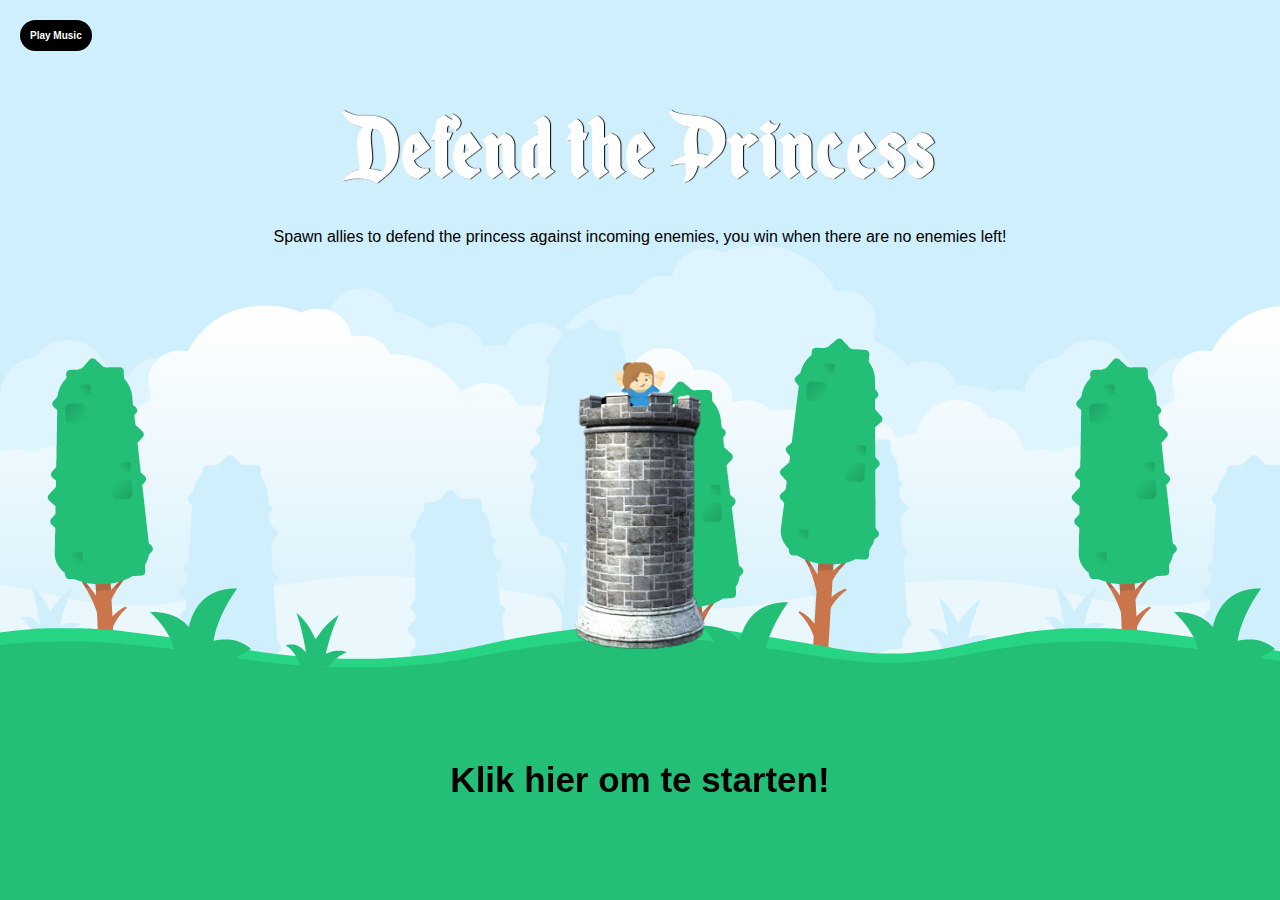
<file: projects/passion-game/index.html>
<!DOCTYPE html>
<html lang="en">
<head>
    <meta charset="UTF-8">
    <meta name="viewport" content="width=device-width, initial-scale=1.0">
    <title>Defend the Princess</title>
    <link rel="stylesheet" href="style.css">
    <link rel="shortcut icon" type="image/png" href="female_cheer1.png"/>
</head>
<body>
    <button id="settings" onclick="playMusic()">Play Music</button>
    <h5>Defend the Princess</h5>
    <div>
        <p style="text-align: center;">Spawn allies to defend the princess against incoming enemies, you win when there are no enemies left!</p>
    </div>
    <img src="tower.png" id="homescreen-tower" alt="">
    <div id="button-wrapper">
        <button id="start-button" onclick="startGame()">Klik hier om te starten!</button>
    </div>
    <script src="app2.js"></script>
</body>
</html>
</file>
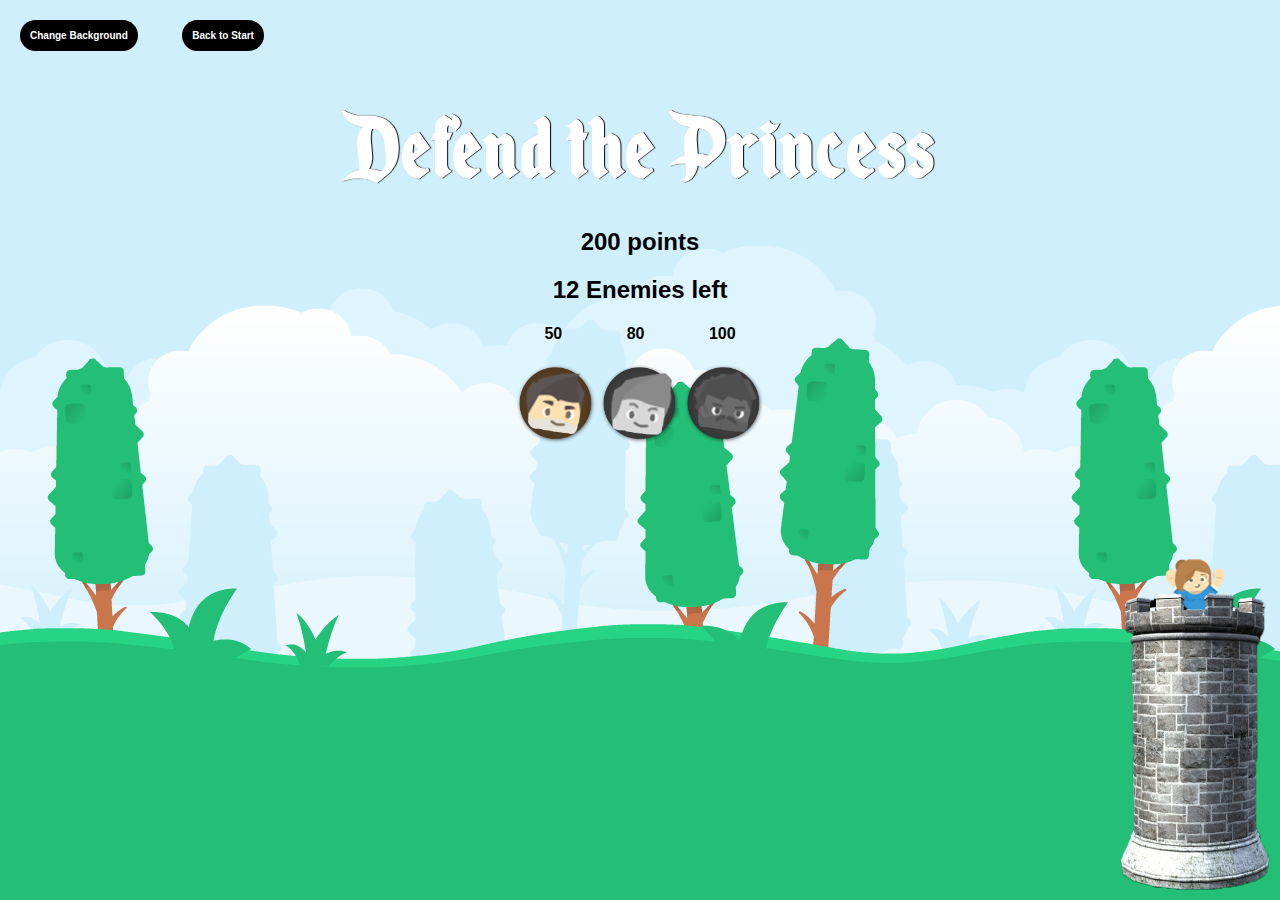
<file: projects/passion-game/game.html>
<!DOCTYPE html>
<html lang="en">
<head>
    <meta charset="UTF-8">
    <meta name="viewport" content="width=device-width, initial-scale=1.0">
    <title>Defend the Princess</title>
    <link rel="stylesheet" href="style.css">
    <link rel="shortcut icon" type="image/png" href="female_cheer1.png"/>
</head>
<body>
    <button id="settings" onclick="changeBackground()">Change Background</button>
    <button id="settings" onclick="backToStart()">Back to Start</button>
    <h1>Defend the Princess</h1>
    <h2 id="points"></h2>
    <h2 id="enemy-counter"></h2> 
    <div id="text-wrapper">
        <h4>50 80 100</h4>
    </div>
    <div id="unit-wrapper">
        <img src="ally1.png" alt="" onclick="spawnAlly()" class="button">
        <img src="ally2_greyed.png" alt="" onclick="" class="button">
        <img src="ally3_greyed.png" alt="" onclick="" class="button">
    </div>
    <!-- <h2>Press S to start the game.</h2> -->
    <main>
        <img src="tower.png" alt="" id="tower">
    </main>
    <script src="app.js"></script>
</body>
</html>
</file>
<file: projects/passion-game/style.css>
body {
    margin: 0;
    overflow: hidden;
    background-image: url(bg2.png);
    font-family: 'Roboto', sans-serif;  
}

@font-face {
    font-family: "dragonfire";
    src: url(Enchanted\ Land.otf);
}

/* Roboto font import */
@import url('https://fonts.googleapis.com/css2?family=Roboto:wght@900&display=swap');

.button {
    width: 80px;
    height: auto;
    border-radius: 50%;
}

#button-wrapper {
    display: flex;
    justify-content: center;
    align-items: center;
}

#start-button {
    position: fixed;
    bottom: 90px;
    border: none;
    padding: 10px;
    background: none;
    font-size: 35px;
    outline: none;
    font-weight: bold;
    text-align: center;
    animation-name: playbutton;
    animation-duration: 1.5s;
    animation-iteration-count: infinite;
    border-radius: 30px;
}

#start-button:hover {
    color: white;
}

@keyframes playbutton {
0% {transform: scale(0.9);}
50% { transform: scale(1.1);}
100% {transform: scale(0.9);}
}

.button:hover {
    transform: scale(1.1);
}

.button:active {
    transform: scale(0.9);
}

.wizard {
    width:120px;
    height:auto;
    position: fixed;
    bottom: 10px;
    /* left:-100; */
}

.ally {
    width: 120px;
    height: auto;
    position: fixed;
    bottom: 10px;
    transform: scaleX(-1);
}

#tower {
    width: 150px;
    height: auto;
    right: 10px;
    bottom: 10px;
    position: fixed;
}

h1 {
    margin: 20px;
    font-family: "dragonfire";
    src: url(Enchanted\ Land.otf);
    text-align: center;
    color: white;
    font-size: 100px;
    text-shadow: black 1px 0 1px;
    letter-spacing: 3px;
}

h3 {
    text-align: center;
    color: red;
    position: fixed;
    top: 60%;
    left: 50%;
    transform: translate(-50%, -50%);
    animation-name: points;
    animation-duration: 1.5s;
}

@keyframes points {
    0% {opacity: 1;}
    100% {opacity: 0.1;}
}

#unit-wrapper {
    text-align: center;
    width: 100%;
}

#text-wrapper {
    width: 100%;
    text-align: center;
}

h2 {
    color: black;
    text-align: center;
    /*text-shadow: black 1px 0 3px;*/
}

#homescreen-tower {
    padding-top: 100px;
    width: 130px;
    height: auto;
    display: flex;
    justify-content: center;
    align-items: center;
    margin: auto;
}

h4 {
    color: black;
    word-spacing: 60px;
    font-size: 1em;
    /*text-shadow: black 1px 0 3px;*/
}

#settings {
    border: none;
    padding: 10px;
    margin: 20px;
    background: black;
    color: white;
    border-radius: 20px;
    outline: none;
    font-size: 10px;
    font-weight: bold;
}

#settings:hover {
    border: none;
    outline: none;
    transform: scale(1.1);
}

#settings:active {
    border: none;
    outline: none;
    transform: scale(0.9);
}

h5 {
        margin: 20px;
        font-family: "dragonfire";
        src: url(Enchanted\ Land.otf);
        text-align: center;
        color: white;
        font-size: 100px;
        text-shadow: black 1px 0 1px;
        letter-spacing: 3px;
        animation-name: startloop;
        animation-duration: 1.5s;
        animation-iteration-count: infinite;
}

@keyframes startloop {
    0% {transform: scale(1.1);}
    50% { transform: scale(0.9);}
    100% {transform: scale(1.1);}
}
</file>
